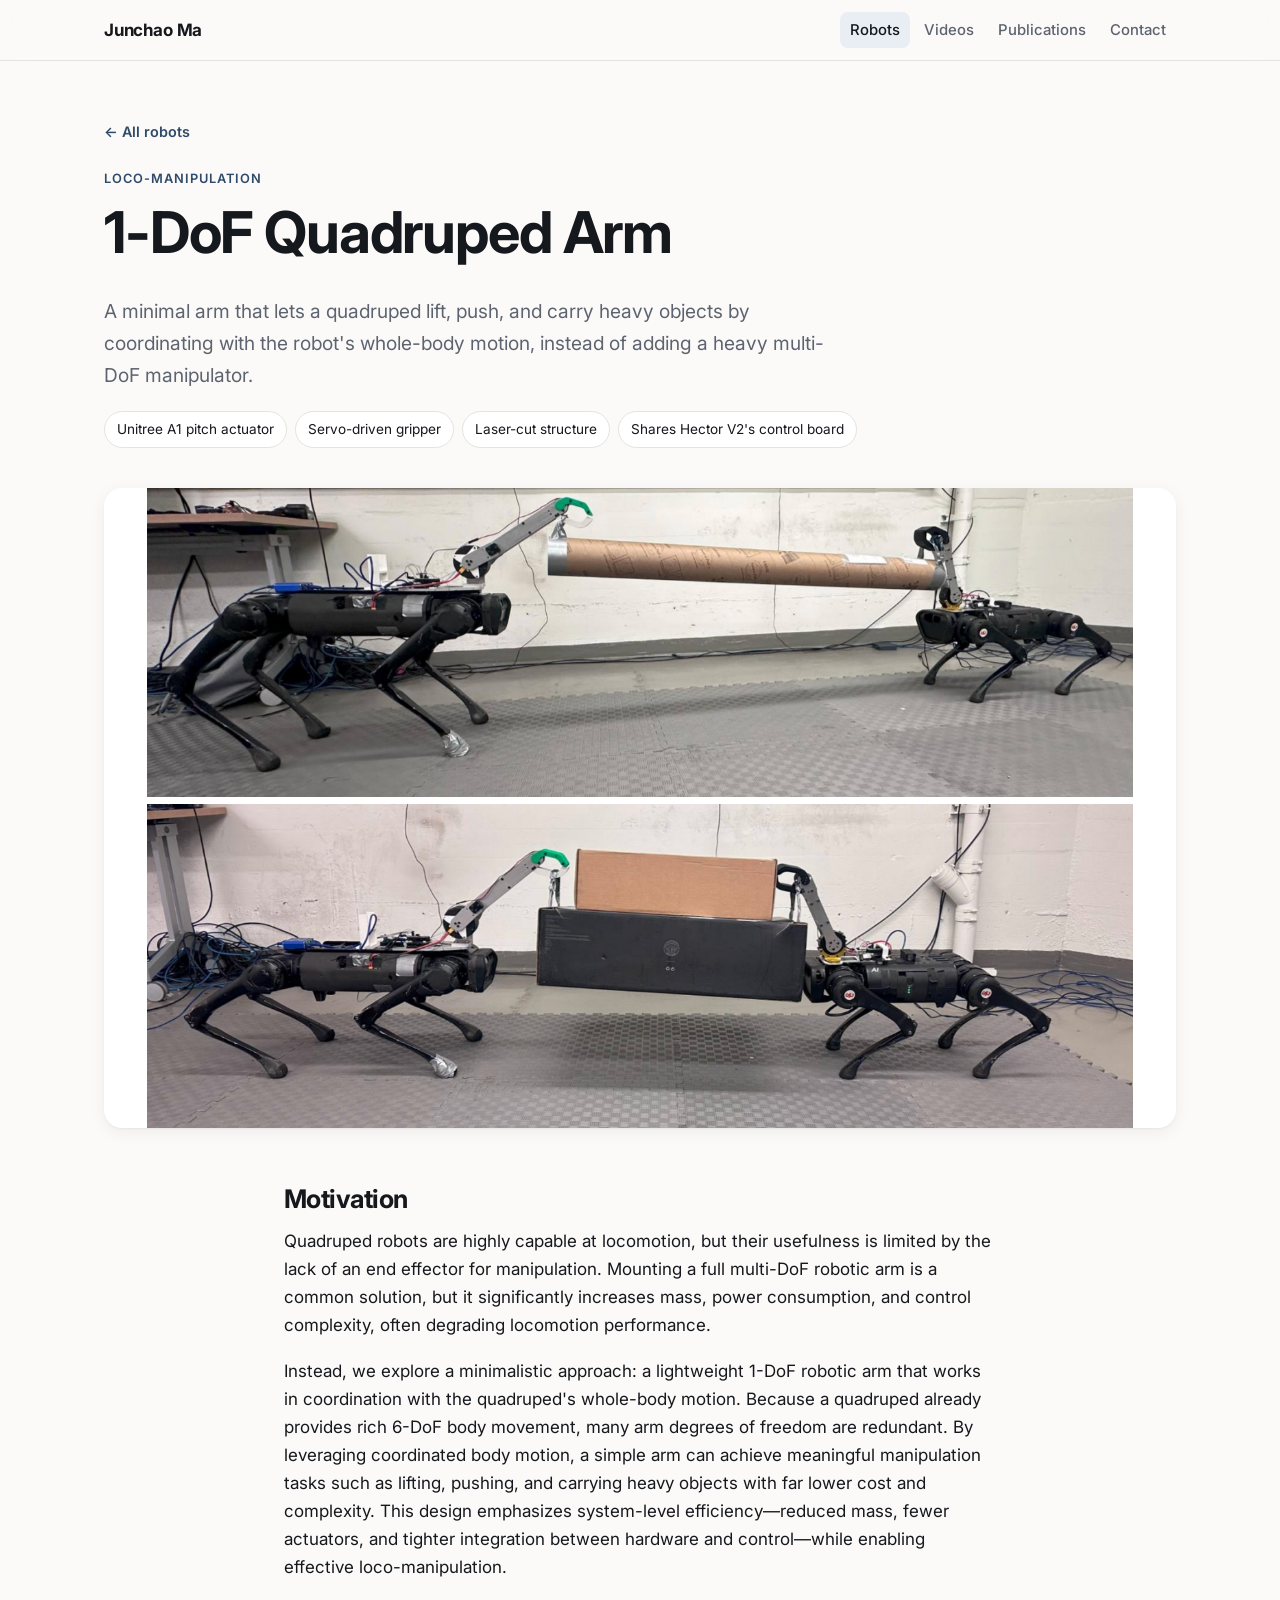
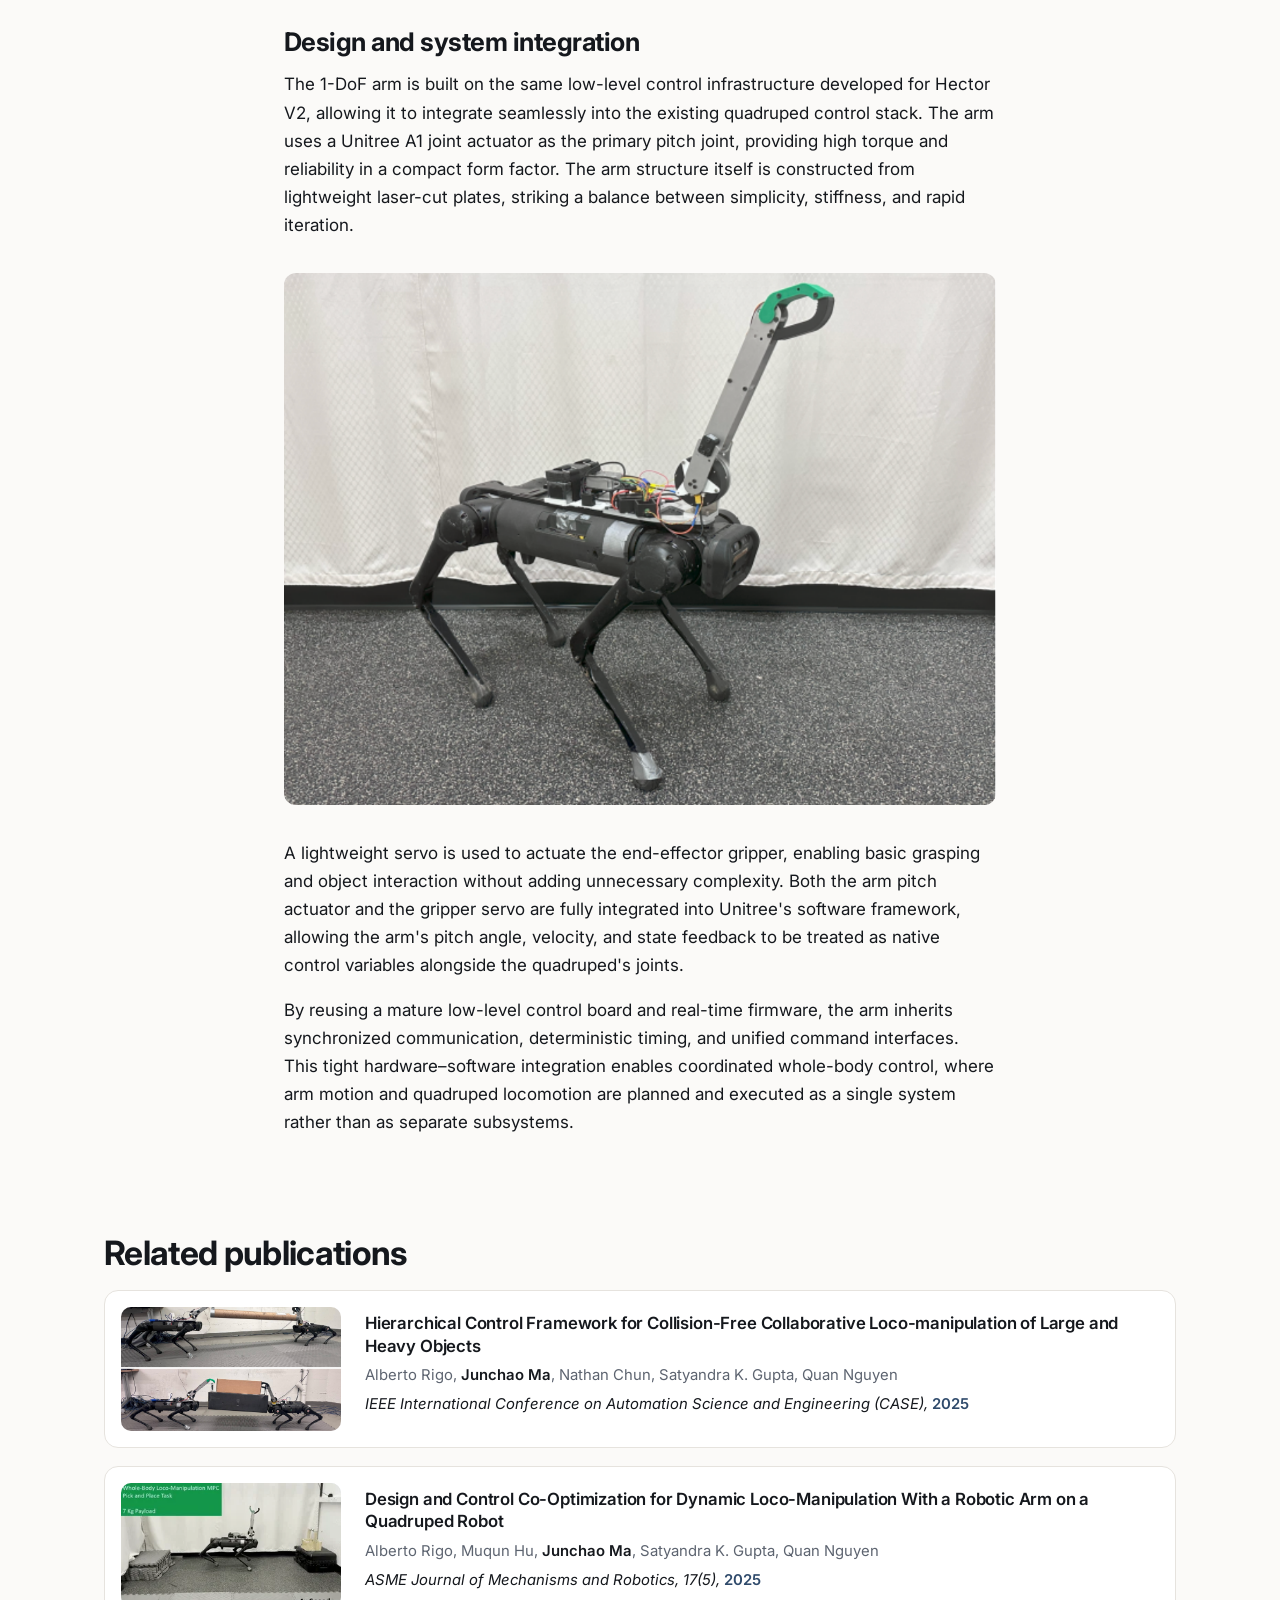
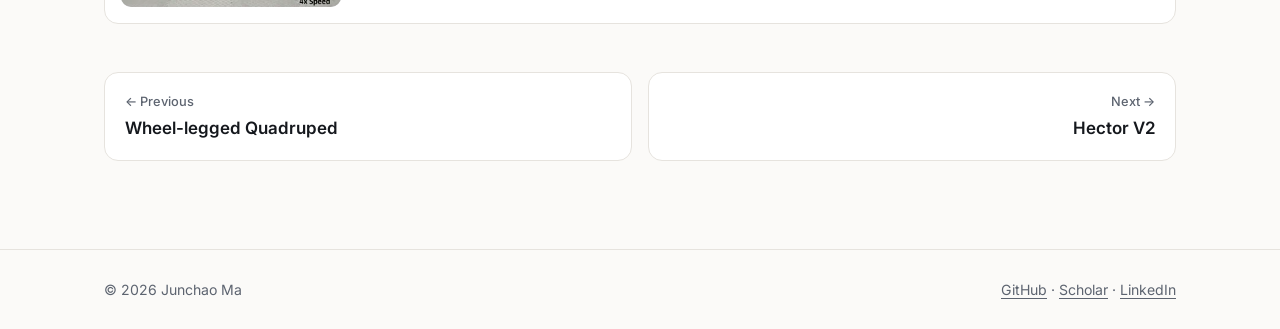
<file: 1-dof-robotic-arm/index.html>
<!doctype html>
<html lang="en">
<head>
  <meta charset="utf-8">
  <meta name="viewport" content="width=device-width, initial-scale=1">
  <title>1-DoF Quadruped Arm — Junchao Ma</title>
  <meta name="description" content="A lightweight 1-DoF arm that uses a quadruped's whole-body motion for loco-manipulation.">
  <meta property="og:title" content="1-DoF Quadruped Arm — Junchao Ma">
  <meta property="og:image" content="https://junchaoma423.github.io/img/og.jpg">
  <link rel="icon" href="/img/favicon.svg" type="image/svg+xml">
  <link rel="preconnect" href="https://fonts.googleapis.com">
  <link rel="preconnect" href="https://fonts.gstatic.com" crossorigin>
  <link rel="stylesheet" href="https://fonts.googleapis.com/css2?family=Inter:wght@400;500;600;700&display=swap">
  <link rel="stylesheet" href="/css/style.css">
</head>
<body>
  <header class="site-header">
    <div class="wrap">
      <a class="brand" href="/">Junchao Ma</a>
      <nav class="site-nav" aria-label="Main">
        <a href="/#robots" aria-current="page">Robots</a>
        <a class="nav-optional" href="/#videos">Videos</a>
        <a href="/#publications">Publications</a>
        <a href="/#contact">Contact</a>
      </nav>
    </div>
  </header>

  <main>
    <div class="project-hero">
      <div class="wrap">
        <a class="back" href="/#robots">← All robots</a>
        <p class="eyebrow">Loco-manipulation</p>
        <h1>1-DoF Quadruped Arm</h1>
        <p class="summary">A minimal arm that lets a quadruped lift, push, and carry heavy objects by coordinating with the robot's whole-body motion, instead of adding a heavy multi-DoF manipulator.</p>
        <ul class="facts">
          <li>Unitree A1 pitch actuator</li>
          <li>Servo-driven gripper</li>
          <li>Laser-cut structure</li>
          <li>Shares Hector V2's control board</li>
        </ul>
      </div>
    </div>

    <figure class="cover natural">
      <img src="/img/arm-photo.webp" width="1438" height="934" alt="Two quadrupeds with 1-DoF arms jointly carrying a long tube, and then a large box" fetchpriority="high">
    </figure>

    <article class="article">
      <h2>Motivation</h2>
      <p>Quadruped robots are highly capable at locomotion, but their usefulness is limited by the lack of an end effector for manipulation. Mounting a full multi-DoF robotic arm is a common solution, but it significantly increases mass, power consumption, and control complexity, often degrading locomotion performance.</p>
      <p>Instead, we explore a minimalistic approach: a lightweight 1-DoF robotic arm that works in coordination with the quadruped's whole-body motion. Because a quadruped already provides rich 6-DoF body movement, many arm degrees of freedom are redundant. By leveraging coordinated body motion, a simple arm can achieve meaningful manipulation tasks such as lifting, pushing, and carrying heavy objects with far lower cost and complexity. This design emphasizes system-level efficiency—reduced mass, fewer actuators, and tighter integration between hardware and control—while enabling effective loco-manipulation.</p>

      <h2>Design and system integration</h2>
      <p>The 1-DoF arm is built on the same low-level control infrastructure developed for Hector V2, allowing it to integrate seamlessly into the existing quadruped control stack. The arm uses a Unitree A1 joint actuator as the primary pitch joint, providing high torque and reliability in a compact form factor. The arm structure itself is constructed from lightweight laser-cut plates, striking a balance between simplicity, stiffness, and rapid iteration.</p>

      <figure>
        <img src="/img/arm-photo2.webp" width="1028" height="768" alt="A Unitree quadruped with the 1-DoF arm and green gripper mounted on its back" loading="lazy">
      </figure>

      <p>A lightweight servo is used to actuate the end-effector gripper, enabling basic grasping and object interaction without adding unnecessary complexity. Both the arm pitch actuator and the gripper servo are fully integrated into Unitree's software framework, allowing the arm's pitch angle, velocity, and state feedback to be treated as native control variables alongside the quadruped's joints.</p>
      <p>By reusing a mature low-level control board and real-time firmware, the arm inherits synchronized communication, deterministic timing, and unified command interfaces. This tight hardware–software integration enables coordinated whole-body control, where arm motion and quadruped locomotion are planned and executed as a single system rather than as separate subsystems.</p>
    </article>

    <div class="project-more">
      <div class="wrap">
        <h2>Related publications</h2>
        <ol class="pubs">
          <li class="pub">
            <div class="thumb"><img src="/img/arm-photo.webp" alt="Two quadrupeds with arms jointly carrying a large box" loading="lazy"></div>
            <div>
              <h3><a href="https://ieeexplore.ieee.org/document/11163894">Hierarchical Control Framework for Collision-Free Collaborative Loco-manipulation of Large and Heavy Objects</a></h3>
              <p class="authors">Alberto Rigo, <strong>Junchao Ma</strong>, Nathan Chun, Satyandra K. Gupta, Quan Nguyen</p>
              <p class="venue">IEEE International Conference on Automation Science and Engineering (CASE), <span class="year">2025</span></p>
            </div>
          </li>
          <li class="pub">
            <div class="thumb"><img src="/img/pub-quad-arm.webp" alt="Quadruped with a robotic arm performing dynamic manipulation" loading="lazy"></div>
            <div>
              <h3><a href="https://asmedigitalcollection.asme.org/mechanismsrobotics/article/17/5/051006/1207227/Design-and-Control-Co-Optimization-for-Dynamic">Design and Control Co-Optimization for Dynamic Loco-Manipulation With a Robotic Arm on a Quadruped Robot</a></h3>
              <p class="authors">Alberto Rigo, Muqun Hu, <strong>Junchao Ma</strong>, Satyandra K. Gupta, Quan Nguyen</p>
              <p class="venue">ASME Journal of Mechanisms and Robotics, 17(5), <span class="year">2025</span></p>
            </div>
          </li>
        </ol>

        <nav class="pager" aria-label="More robots">
          <a class="prev" href="/wheel-legged-quadruped/"><span>← Previous</span>Wheel-legged Quadruped</a>
          <a class="next" href="/hector-v2/"><span>Next →</span>Hector V2</a>
        </nav>
      </div>
    </div>
  </main>

  <footer class="site-footer">
    <div class="wrap">
      <span>© <span id="year">2026</span> Junchao Ma</span>
      <span><a href="https://github.com/junchaoma423">GitHub</a> · <a href="https://scholar.google.com/citations?user=i2IKBSIAAAAJ&amp;hl=en">Scholar</a> · <a href="https://www.linkedin.com/in/junchao-ma-4aaa6b126">LinkedIn</a></span>
    </div>
  </footer>
  <script src="/js/site.js"></script>
</body>
</html>
</file>
<file: css/style.css>
/* ---------- Tokens ---------- */
:root {
  --bg: #fbfaf8;
  --surface: #ffffff;
  --ink: #15181d;
  --muted: #5d6470;
  --line: #e6e3de;
  --accent: #2f4a6b;        /* slate blue carried over from the old site */
  --accent-ink: #ffffff;
  --accent-soft: #e9eef5;
  --radius: 14px;
  --shadow: 0 1px 2px rgb(16 24 40 / 0.04), 0 4px 16px rgb(16 24 40 / 0.06);
  --max: 1120px;
  --font: "Inter", system-ui, -apple-system, "Segoe UI", Roboto, sans-serif;
  color-scheme: light;
}
@media (prefers-color-scheme: dark) {
  :root {
    --bg: #0f1216;
    --surface: #171b21;
    --ink: #e8eaee;
    --muted: #9aa3b0;
    --line: #262c35;
    --accent: #8fb1dc;
    --accent-ink: #0f1216;
    --accent-soft: #1c2735;
    --shadow: 0 1px 2px rgb(0 0 0 / 0.3), 0 4px 16px rgb(0 0 0 / 0.25);
    color-scheme: dark;
  }
}

/* ---------- Base ---------- */
*, *::before, *::after { box-sizing: border-box; }
html { scroll-behavior: smooth; scroll-padding-top: 72px; }
body {
  margin: 0;
  background: var(--bg);
  color: var(--ink);
  font: 400 17px/1.65 var(--font);
  -webkit-font-smoothing: antialiased;
}
img { max-width: 100%; height: auto; display: block; }
a { color: var(--accent); text-underline-offset: 3px; }
a:hover { text-decoration-thickness: 2px; }
h1, h2, h3 { line-height: 1.2; letter-spacing: -0.02em; margin: 0 0 0.5em; }
h1 { font-size: clamp(2.4rem, 5vw, 3.6rem); font-weight: 700; }
h2 { font-size: clamp(1.6rem, 3vw, 2.1rem); font-weight: 700; }
h3 { font-size: 1.15rem; font-weight: 600; letter-spacing: -0.01em; }
p { margin: 0 0 1em; }
.wrap { max-width: var(--max); margin: 0 auto; padding: 0 24px; }
.muted { color: var(--muted); }
.eyebrow {
  font-size: 0.8rem; font-weight: 600; letter-spacing: 0.08em; text-transform: uppercase;
  color: var(--accent); margin: 0 0 0.75em;
}

/* ---------- Header ---------- */
.site-header {
  position: sticky; top: 0; z-index: 10;
  background: color-mix(in srgb, var(--bg) 85%, transparent);
  backdrop-filter: saturate(1.4) blur(12px);
  -webkit-backdrop-filter: saturate(1.4) blur(12px);
  border-bottom: 1px solid var(--line);
}
.site-header .wrap { display: flex; align-items: center; justify-content: space-between; height: 60px; gap: 16px; }
.brand { font-weight: 700; color: var(--ink); text-decoration: none; letter-spacing: -0.01em; white-space: nowrap; }
.site-nav { display: flex; gap: 4px; overflow-x: auto; scrollbar-width: none; }
.site-nav a {
  color: var(--muted); text-decoration: none; font-size: 0.93rem; font-weight: 500;
  padding: 6px 10px; border-radius: 8px; white-space: nowrap;
}
.site-nav a:hover, .site-nav a[aria-current="page"] { color: var(--ink); background: var(--accent-soft); }

/* ---------- Sections ---------- */
section { padding: 88px 0; }
section + section { border-top: 1px solid var(--line); }
.section-head { display: flex; align-items: end; justify-content: space-between; gap: 24px; margin-bottom: 36px; }
.section-head h2 { margin: 0; }
.section-head p { margin: 0; max-width: 46ch; color: var(--muted); }

/* ---------- Hero ---------- */
.hero { padding: 72px 0 88px; }
.hero .wrap { display: grid; grid-template-columns: 1.15fr 1fr; gap: 56px; align-items: center; }
.hero .lede { font-size: 1.25rem; line-height: 1.55; margin-bottom: 1em; }
.hero .bio { color: var(--muted); }
.hero figure { margin: 0; }
.hero figure img { border-radius: 20px; box-shadow: var(--shadow); aspect-ratio: 4 / 3; object-fit: cover; width: 100%; }
.hero figcaption { font-size: 0.85rem; color: var(--muted); margin-top: 10px; }
.focus { display: flex; flex-wrap: wrap; gap: 8px; margin: 22px 0 28px; padding: 0; list-style: none; }
.focus li {
  font-size: 0.85rem; font-weight: 500; padding: 6px 12px; border-radius: 999px;
  background: var(--accent-soft); color: var(--ink);
}

/* ---------- Buttons ---------- */
.actions { display: flex; flex-wrap: wrap; gap: 10px; }
.btn {
  display: inline-flex; align-items: center; gap: 8px;
  font: 600 0.92rem/1 var(--font); text-decoration: none;
  padding: 11px 16px; border-radius: 10px; border: 1px solid var(--line);
  background: var(--surface); color: var(--ink); cursor: pointer;
}
.btn:hover { border-color: var(--accent); text-decoration: none; }
.btn.primary { background: var(--accent); border-color: var(--accent); color: var(--accent-ink); }
.btn svg { width: 17px; height: 17px; flex: none; }

/* ---------- Robot cards ---------- */
.robots { display: grid; grid-template-columns: repeat(4, 1fr); gap: 20px; }
.robot {
  display: flex; flex-direction: column; text-decoration: none; color: inherit;
  background: var(--surface); border: 1px solid var(--line); border-radius: var(--radius);
  overflow: hidden; transition: transform .2s ease, box-shadow .2s ease;
}
.robot:hover { transform: translateY(-3px); box-shadow: var(--shadow); }
.robot .media { background: #fff; aspect-ratio: 400 / 480; display: grid; place-items: center; overflow: hidden; }
.robot .media img { width: 100%; height: 100%; object-fit: cover; object-position: center 35%; }
.robot .body { padding: 18px 18px 20px; display: flex; flex-direction: column; flex: 1; }
.robot .tag { font-size: 0.78rem; font-weight: 600; color: var(--accent); text-transform: uppercase; letter-spacing: 0.06em; margin-bottom: 6px; }
.robot h3 { margin-bottom: 6px; }
.robot p { font-size: 0.93rem; color: var(--muted); margin-bottom: 14px; }
.robot .more { margin-top: auto; font-size: 0.9rem; font-weight: 600; color: var(--accent); }

/* ---------- Videos ---------- */
.videos { display: grid; grid-template-columns: repeat(3, 1fr); gap: 20px; }
.videos.two { grid-template-columns: repeat(2, 1fr); }
.subhead { margin: 56px 0 20px; }
.video figcaption { font-size: 0.92rem; margin-top: 10px; line-height: 1.45; }
.yt {
  position: relative; display: block; width: 100%; aspect-ratio: 16 / 9; padding: 0;
  border: 0; border-radius: 12px; overflow: hidden; background: #000; cursor: pointer;
}
.yt img { width: 100%; height: 100%; object-fit: cover; opacity: .92; transition: opacity .2s, transform .3s; }
.yt:hover img { opacity: 1; transform: scale(1.02); }
.yt::after {
  content: ""; position: absolute; left: 50%; top: 50%; width: 64px; height: 44px; translate: -50% -50%;
  border-radius: 12px; background: rgb(0 0 0 / .72) url("data:image/svg+xml,%3Csvg xmlns='http://www.w3.org/2000/svg' viewBox='0 0 24 24'%3E%3Cpath fill='white' d='M8 5v14l11-7z'/%3E%3C/svg%3E") center / 26px no-repeat;
  transition: background-color .2s;
}
.yt:hover::after { background-color: #e00; }
.yt iframe { position: absolute; inset: 0; width: 100%; height: 100%; border: 0; }
.yt.playing::after { display: none; }

/* ---------- Publications ---------- */
.pubs { list-style: none; margin: 0; padding: 0; display: grid; gap: 18px; }
.pub {
  display: grid; grid-template-columns: 220px 1fr; gap: 24px; align-items: center;
  background: var(--surface); border: 1px solid var(--line); border-radius: var(--radius); padding: 16px;
}
.pub .thumb { border-radius: 10px; overflow: hidden; aspect-ratio: 16 / 9; background: var(--accent-soft); }
.pub .thumb img { width: 100%; height: 100%; object-fit: cover; }
.pub h3 { font-size: 1.05rem; margin-bottom: 6px; line-height: 1.35; }
.pub h3 a { color: var(--ink); text-decoration: none; }
.pub h3 a:hover { color: var(--accent); text-decoration: underline; }
.pub .authors { font-size: 0.93rem; color: var(--muted); margin-bottom: 4px; }
.pub .authors strong { color: var(--ink); font-weight: 600; }
.pub .venue { font-size: 0.93rem; font-style: italic; margin-bottom: 10px; }
.pub .links { display: flex; flex-wrap: wrap; gap: 8px; }
.pill {
  font-size: 0.8rem; font-weight: 600; text-decoration: none; padding: 4px 10px; border-radius: 6px;
  border: 1px solid var(--line); color: var(--ink);
}
.pill:hover { border-color: var(--accent); color: var(--accent); }
.year { font-style: normal; font-weight: 600; color: var(--accent); }

/* ---------- Contact ---------- */
.contact .wrap { display: grid; grid-template-columns: 1fr 1.1fr; gap: 56px; }
.contact dl { margin: 28px 0 0; display: grid; grid-template-columns: auto 1fr; gap: 10px 20px; font-size: 0.95rem; }
.contact dt { color: var(--muted); }
.contact dd { margin: 0; }
form.card { background: var(--surface); border: 1px solid var(--line); border-radius: var(--radius); padding: 24px; display: grid; gap: 14px; }
label { font-size: 0.88rem; font-weight: 600; display: grid; gap: 6px; }
input, textarea {
  font: inherit; font-size: 0.95rem; color: var(--ink); background: var(--bg);
  border: 1px solid var(--line); border-radius: 10px; padding: 11px 12px; width: 100%;
}
input:focus, textarea:focus { outline: 2px solid var(--accent); outline-offset: 1px; border-color: transparent; }
textarea { min-height: 130px; resize: vertical; }
.form-note { font-size: 0.82rem; color: var(--muted); margin: 0; }

/* ---------- Project pages ---------- */
.project-hero { padding: 56px 0 40px; }
.back { display: inline-block; font-size: 0.9rem; font-weight: 600; text-decoration: none; margin-bottom: 24px; }
.project-hero .summary { font-size: 1.2rem; color: var(--muted); max-width: 60ch; }
.facts { display: flex; flex-wrap: wrap; gap: 8px; list-style: none; padding: 0; margin: 20px 0 0; }
.facts li { font-size: 0.85rem; padding: 6px 12px; border-radius: 999px; border: 1px solid var(--line); background: var(--surface); }
.cover { margin: 0 auto; max-width: var(--max); padding: 0 24px; }
.cover img { width: 100%; border-radius: 18px; aspect-ratio: 16 / 8; object-fit: cover; box-shadow: var(--shadow); }
.article { max-width: 760px; margin: 0 auto; padding: 56px 24px 24px; }
.article h2 { font-size: 1.6rem; margin-top: 1.8em; }
.article h2:first-child { margin-top: 0; }
.article h3 { margin-top: 1.6em; }
.article figure { margin: 2em 0; }
.article figure img { border-radius: 12px; width: 100%; }
.article figcaption { font-size: 0.86rem; color: var(--muted); margin-top: 8px; text-align: center; }
.figrow { display: grid; grid-template-columns: 1fr 1fr; gap: 14px; }
.figrow img { height: 100%; object-fit: cover; }
.project-more { padding: 56px 0 88px; }
.pager { display: grid; grid-template-columns: 1fr 1fr; gap: 16px; margin-top: 48px; }
.pager a {
  display: block; padding: 18px 20px; border: 1px solid var(--line); border-radius: var(--radius);
  background: var(--surface); text-decoration: none; color: var(--ink); font-weight: 600;
}
.pager a span { display: block; font-size: 0.8rem; font-weight: 500; color: var(--muted); margin-bottom: 2px; }
.pager a:hover { border-color: var(--accent); }
.pager .next { text-align: right; }

/* ---------- Footer ---------- */
.site-footer { border-top: 1px solid var(--line); padding: 28px 0; font-size: 0.88rem; color: var(--muted); }
.site-footer .wrap { display: flex; justify-content: space-between; gap: 16px; flex-wrap: wrap; }
.site-footer a { color: var(--muted); }

/* ---------- Responsive ---------- */
@media (max-width: 960px) {
  .robots { grid-template-columns: repeat(2, 1fr); }
  .videos { grid-template-columns: repeat(2, 1fr); }
}
@media (max-width: 760px) {
  body { font-size: 16px; }
  .wrap { padding: 0 16px; }
  section { padding: 64px 0; }
  .hero { padding: 40px 0 64px; }
  .hero .wrap, .contact .wrap { grid-template-columns: 1fr; gap: 32px; }
  .hero figure { order: -1; }
  .section-head { flex-direction: column; align-items: start; gap: 8px; }
  .videos, .videos.two { grid-template-columns: 1fr; }
  .pub { grid-template-columns: 1fr; gap: 14px; }
  .cover, .article { padding-left: 16px; padding-right: 16px; }
  .cover img { aspect-ratio: 4 / 3; }
  .figrow, .pager { grid-template-columns: 1fr; }
  .brand { font-size: 0.95rem; }
  .site-nav a { padding: 6px 8px; font-size: 0.88rem; }
}
@media (max-width: 480px) {
  .robots { grid-template-columns: 1fr 1fr; gap: 12px; }
  .robot .body { padding: 12px; }
  .robot p { display: none; }
  .robot h3 { font-size: 1rem; }
}
@media (prefers-reduced-motion: reduce) {
  html { scroll-behavior: auto; }
  .robot, .yt img { transition: none; }
}
.cover.natural img { aspect-ratio: auto; max-height: 640px; object-fit: contain; background: var(--surface); }
@media (max-width: 420px) {
  .site-nav .nav-optional { display: none; }
  .site-nav a { padding: 6px 7px; }
}
</file>
